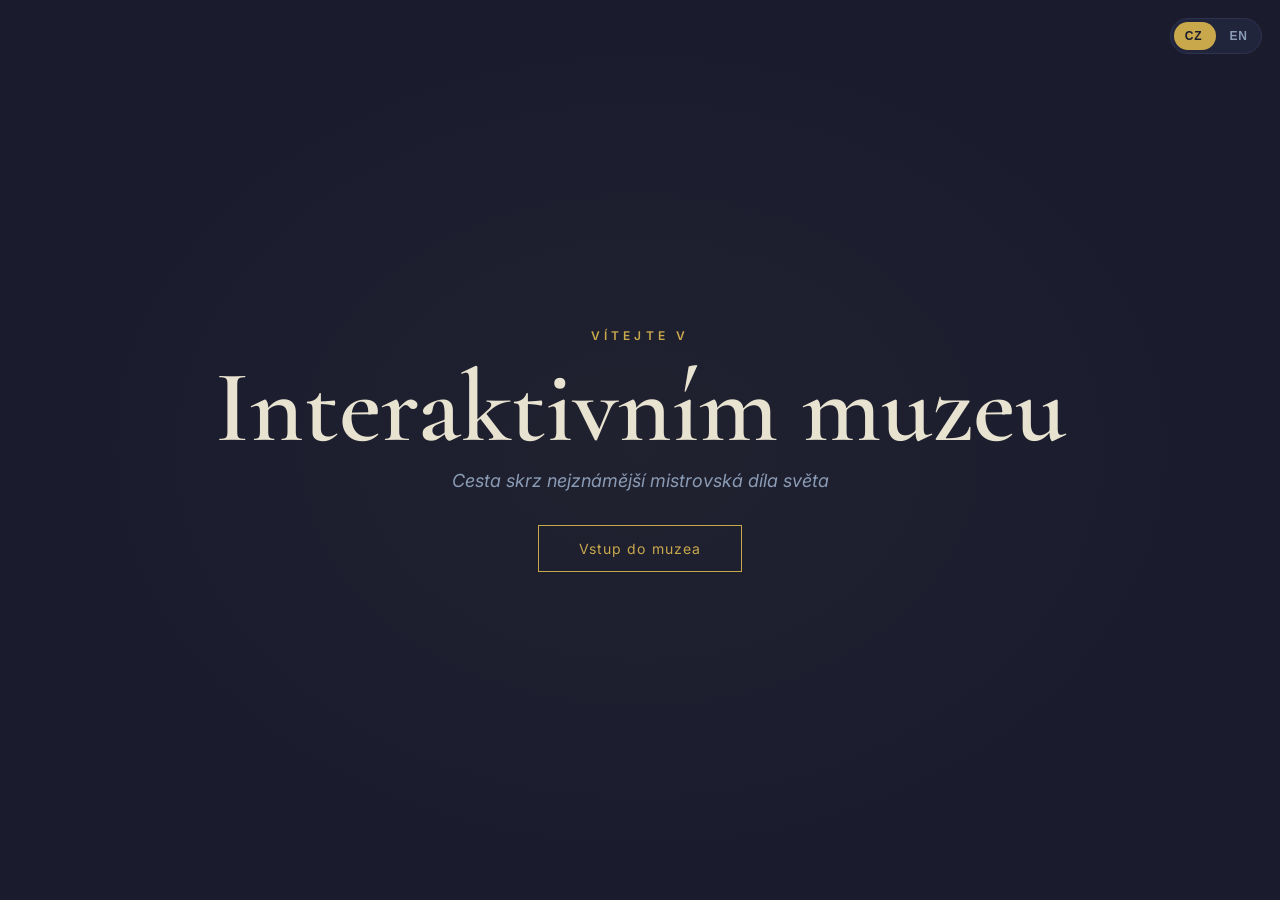
<file: index.html>
<!DOCTYPE html>
<html lang="cs">
<head>
  <meta charset="UTF-8" />
  <meta name="viewport" content="width=device-width, initial-scale=1.0" />
  <title>Interactive Museum</title>
  <link rel="shortcut icon" href="images/kurzorStetec.png" type="image/x-icon">
  <link rel="preconnect" href="https://fonts.googleapis.com" />
  <link rel="preconnect" href="https://fonts.gstatic.com" crossorigin />
  <link href="https://fonts.googleapis.com/css2?family=Cormorant+Garamond:wght@400;500;600;700&family=Inter:wght@300;400;500;600&display=swap" rel="stylesheet" />
  <style>
    :root {
      --bg: #1A1C2E;
      --surface: #242840;
      --border: #2E3250;
      --gold: #C9A84C;
      --text: #E8E2D0;
      --secondary: #8A9BB5;
      --muted: #4A5570;
    } 

    * {
      box-sizing: border-box;
      margin: 0;
      padding: 0;
    }

    body {
      min-height: 100vh;
      background: radial-gradient(ellipse 800px 600px at 50% 50%, rgba(201,168,76,0.04) 0%, transparent 70%), var(--bg);
      color: var(--text);
      font-family: "Inter", sans-serif;
      overflow: hidden;
    }

    .lang-toggle {
      position: fixed;
      top: 18px;
      right: 18px;
      z-index: 20;
      width: 92px;
      height: 36px;
      border: 1px solid var(--border);
      border-radius: 999px;
      background: rgba(36, 40, 64, 0.75);
      color: var(--text);
      padding: 0;
      cursor: pointer;
      transition: border-color 0.25s ease;
      display: flex;
      align-items: center;
      justify-content: space-between;
      overflow: hidden;
    }

    .lang-toggle:hover {
      border-color: var(--gold);
    }

    .lang-thumb {
      position: absolute;
      top: 3px;
      left: 3px;
      width: 42px;
      height: 28px;
      border-radius: 999px;
      background: var(--gold);
      transition: transform 0.28s ease;
    }

    .lang-toggle.is-en .lang-thumb {
      transform: translateX(44px);
    }

    .lang-option {
      position: relative;
      z-index: 1;
      width: 46px;
      text-align: center;
      font-size: 12px;
      letter-spacing: 0.06em;
      font-weight: 600;
      color: var(--secondary);
      transition: color 0.2s ease;
      user-select: none;
      pointer-events: none;
    }

    .lang-toggle:not(.is-en) .lang-option.cz,
    .lang-toggle.is-en .lang-option.en {
      color: var(--bg);
    }

    #hero {
      min-height: 100vh;
      display: grid;
      place-items: center;
      text-align: center;
      padding: 30px 20px;
      position: relative;
    }

    .hero-content {
      transition: transform 0.9s ease, filter 0.9s ease, opacity 0.9s ease;
    }

    .hero-content.intro-start {
      transform: translateY(-50px);
      filter: blur(12px);
      opacity: 0;
    }

    .hero-content.exit {
      transform: translateY(-50px);
      filter: blur(14px);
      opacity: 0;
    }

    .overline {
      color: var(--gold);
      letter-spacing: 0.35em;
      font-size: 12px;
      font-weight: 600;
      margin-bottom: 16px;
      text-transform: uppercase;
    }

    h1 {
      font-family: "Cormorant Garamond", serif;
      font-size: clamp(56px, 8vw, 110px);
      line-height: 0.95;
      color: var(--text);
      margin-bottom: 14px;
      font-weight: 600;
    }

    .subtitle {
      color: var(--secondary);
      font-size: 18px;
      font-style: italic;
      margin-bottom: 34px;
    }

    #enterBtn {
      border: 1px solid var(--gold);
      color: var(--gold);
      background: transparent;
      padding: 14px 40px;
      font-size: 14px;
      letter-spacing: 0.08em;
      cursor: pointer;
      transition: background 0.3s ease, color 0.3s ease;
      font-family: "Inter", sans-serif;
    }

    #enterBtn:hover {
      background: var(--gold);
      color: var(--bg);
    }

    @media (max-width: 768px) {
      body {
        overflow-y: auto;
      }

      .lang-toggle {
        top: 14px;
        right: 14px;
        width: 86px;
        height: 34px;
      }

      .lang-thumb {
        width: 39px;
        height: 26px;
      }

      .lang-toggle.is-en .lang-thumb {
        transform: translateX(41px);
      }

      .lang-option {
        width: 43px;
        font-size: 11px;
      }

      #hero {
        min-height: 100svh;
        padding: 80px 20px 36px;
      }

      .hero-content {
        width: min(100%, 420px);
      }

      .overline {
        font-size: 11px;
        letter-spacing: 0.22em;
        margin-bottom: 12px;
      }

      h1 {
        font-size: clamp(42px, 15vw, 72px);
        margin-bottom: 12px;
      }

      .subtitle {
        font-size: 15px;
        line-height: 1.5;
        margin-bottom: 28px;
      }

      #enterBtn {
        width: 100%;
        max-width: 280px;
        padding: 14px 24px;
      }
    }

    @media (max-width: 420px) {
      #hero {
        padding-inline: 16px;
      }

      h1 {
        font-size: clamp(38px, 14vw, 60px);
      }

      .subtitle {
        font-size: 14px;
      }

      #enterBtn {
        max-width: 100%;
      }
    }
  </style>
</head>
<body>
  <button id="langToggle" class="lang-toggle" type="button" aria-label="Switch language CZ/EN">
    <span class="lang-thumb" aria-hidden="true"></span>
    <span class="lang-option cz">CZ</span>
    <span class="lang-option en">EN</span>
  </button>

  <section id="hero">
    <div id="heroContent" class="hero-content intro-start">
      <div id="overline" class="overline">WELCOME TO</div>
      <h1 id="heroTitle">Interactive Museum</h1>
      <p id="subtitle" class="subtitle">A journey through the world's most famous masterpieces</p>
      <button id="enterBtn" type="button">Vstup do muzea</button>
    </div>
  </section>

  <script>
    const LANG_KEY = "museumLang";

    const texts = {
      cz: {
        overline: "VÍTEJTE V",
        title: "Interaktivním muzeu",
        subtitle: "Cesta skrz nejznámější mistrovská díla světa",
        cta: "Vstup do muzea"
      },
      en: {
        overline: "WELCOME TO",
        title: "Interactive Museum",
        subtitle: "A journey through the world's most famous masterpieces",
        cta: "Enter the Gallery"
      }
    };

    let currentLang = localStorage.getItem(LANG_KEY) === "en" ? "en" : "cz";

    const overlineEl = document.getElementById("overline");
    const titleEl = document.getElementById("heroTitle");
    const subtitleEl = document.getElementById("subtitle");
    const enterBtn = document.getElementById("enterBtn");
    const langToggle = document.getElementById("langToggle");
    const heroContent = document.getElementById("heroContent");

    function syncLangToggleState() {
      langToggle.classList.toggle("is-en", currentLang === "en");
    }

    function applyLanguage(lang) {
      const t = texts[lang];
      overlineEl.textContent = t.overline;
      titleEl.textContent = t.title;
      subtitleEl.textContent = t.subtitle;
      enterBtn.textContent = t.cta;
      document.documentElement.lang = lang;
      localStorage.setItem(LANG_KEY, lang);
      syncLangToggleState();
    }

    langToggle.addEventListener("click", () => {
      currentLang = currentLang === "cz" ? "en" : "cz";
      applyLanguage(currentLang);
    });

    window.addEventListener("load", () => {
      applyLanguage(currentLang);
      setTimeout(() => {
        heroContent.classList.remove("intro-start");
      }, 350);
    });

    enterBtn.addEventListener("click", () => {
      enterBtn.disabled = true;
      localStorage.setItem("audioAllowed", "yes");
      heroContent.classList.add("exit");
      setTimeout(() => {
        window.location.href = "index_mistnost.html";
      }, 900);
    });
  </script>
</body>
</html>
</file>
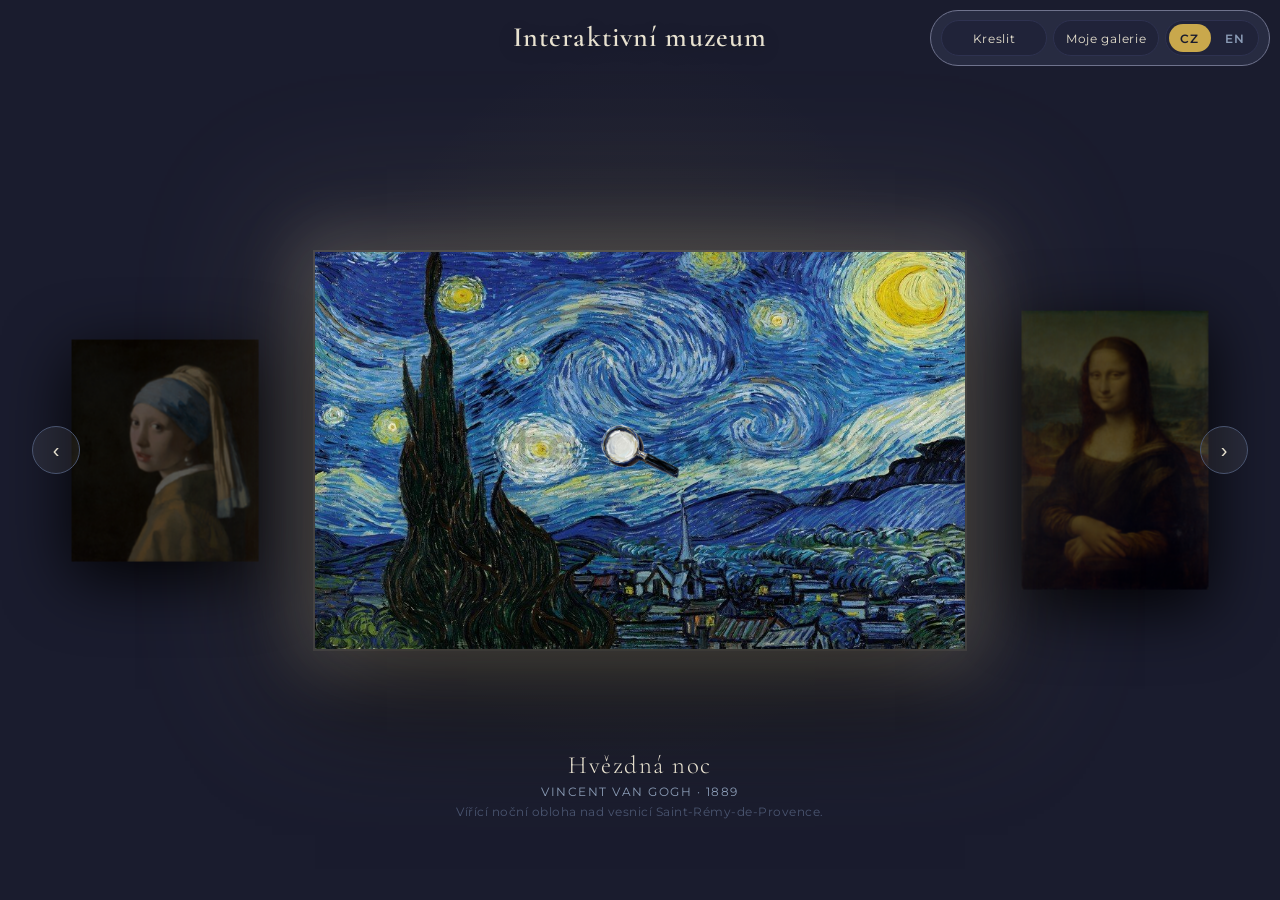
<file: index_mistnost.html>
<!DOCTYPE html>
<html lang="en">
<head>
  <meta charset="UTF-8" />
  <meta name="viewport" content="width=device-width, initial-scale=1.0" />
  <title>Museum Gallery</title>
  <link rel="shortcut icon" href="images/kurzorStetec.png" type="image/x-icon">
  <link rel="stylesheet" href="style2.css">
  <link rel="preconnect" href="https://fonts.googleapis.com" />
  <link rel="preconnect" href="https://fonts.gstatic.com" crossorigin />
  <link href="https://fonts.googleapis.com/css2?family=Cormorant+Garamond:ital,wght@0,300;0,400;1,300;1,400&family=Montserrat:wght@300;400&display=swap" rel="stylesheet" />
</head>
<body>
  <div id="roomTitle" class="room-title">Interactive Museum</div>
  <img id="kurzor" src="./images/lupaKursor.png" alt="kurzor">
    <div id="obal_nav">
      <button onclick="window.location.href='editace.html'" class="kreslit">Kreslit</button>
      <button onclick="window.location.href='my_gallery.html'" class="moje-galerie">Moje galerie</button>
      <button id="langToggle" class="lang-toggle" type="button" aria-label="Switch language CZ/EN">
        <span class="lang-thumb" aria-hidden="true"></span>
        <span class="lang-option cz">CZ</span>
        <span class="lang-option en">EN</span>
      </button>
    </div>


<div id="wall">

  <button class="arrow" id="btn-left">&#8249;</button>
  <button class="arrow" id="btn-right">&#8250;</button>

  <div id="stage">
    <!-- frames injected by JS -->
  </div>

  <div id="info-panel">
    <div id="info-title"></div>
    <div id="info-artist"></div>
    <div id="info-desc"></div>
  </div>

</div>

<script>
let backgroundBanger = new Audio("./pozadi/gildedFramesAtDusk.mp3");
backgroundBanger.volume = 0.4;
backgroundBanger.loop = true;

// Zkontrolujeme, jestli uživatel kliknul na předchozí stránce
if (localStorage.getItem("audioAllowed") === "yes") {
  backgroundBanger.play();
  // Po spuštění to smažeme, ať se to nespouští znovu při refreshi
  localStorage.removeItem("audioAllowed");
} else {
  // fallback – kdyby někdo přišel přímo na stránku
  document.addEventListener("click", () => {
    backgroundBanger.play();
  }, { once: true });
}
  const LANG_KEY = "museumLang";
  let currentLang = localStorage.getItem(LANG_KEY) === "en" ? "en" : "cz";

  const paintings = [
    {
      title: {
        cz: "Hvězdná noc",
        en: "The Starry Night"
      },
      artist: {
        cz: "Vincent van Gogh · 1889",
        en: "Vincent van Gogh · 1889"
      },
      desc: {
        cz: "Vířící noční obloha nad vesnicí Saint-Rémy-de-Provence.",
        en: "A swirling nocturnal sky above the village of Saint-Rémy-de-Provence."
      },
      url: "./art/starry_night.jpeg"
    },
    {
      title: {
        cz: "Mona Lisa",
        en: "Mona Lisa"
      },
      artist: {
        cz: "Leonardo da Vinci · cca 1503–1519",
        en: "Leonardo da Vinci · c. 1503–1519"
      },
      desc: {
        cz: "Nejnavštěvovanější a nejvíce popisované umělecké dílo na světě.",
        en: "The world's most visited and most written about work of art."
      },
      url: "./art/mona_lisa.jpg"
    },
    {
      title: {
        cz: "Poslední večeře",
        en: "The Last Supper"
      },
      artist: {
        cz: "Leonardo da Vinci · 1495–1498",
        en: "Leonardo da Vinci · 1495–1498"
      },
      desc: {
        cz: "Kristova poslední večeře s apoštoly namalovaná na stěně milánského refektáře.",
        en: "Christ's final meal with the Apostles, painted on a Milan refectory wall."
      },
      url: "./art/last_supper.jpg"
    },
    {
      title: {
        cz: "Výkřik",
        en: "The Scream"
      },
      artist: {
        cz: "Edvard Munch · 1893",
        en: "Edvard Munch · 1893"
      },
      desc: {
        cz: "Úzkostí sevřená postava pod krvavě rudou oblohou — ikona existenciálního děsu.",
        en: "An agonised figure against a blood-red sky — an icon of existential dread."
      },
      url: "./art/the_scream.jpg"
    },
    {
      title: {
        cz: "Zrození Venuše",
        en: "The Birth of Venus"
      },
      artist: {
        cz: "Sandro Botticelli · cca 1484–1486",
        en: "Sandro Botticelli · c. 1484–1486"
      },
      desc: {
        cz: "Bohyně lásky vystupuje z moře, zrozená z mořské pěny.",
        en: "The goddess of love emerges from the sea, born fully grown from seafoam."
      },
      url: "./art/venus.webp"
    },
    {
      title: {
        cz: "Dívka s perlou",
        en: "Girl with a Pearl Earring"
      },
      artist: {
        cz: "Johannes Vermeer · cca 1665",
        en: "Johannes Vermeer · c. 1665"
      },
      desc: {
        cz: "Často nazývaná „Mona Lisa severu“ pro své tiché a zářivé tajemství.",
        en: "Often called the 'Mona Lisa of the North' for its quiet, luminous mystery."
      },
      url: "./art/girl_with_earring.jpg"
    }
  ];
  const kurzor = document.getElementById('kurzor');
  document.addEventListener('mousemove', (e) => {
  kurzor.style.left = (e.clientX-15) + "px";
  kurzor.style.top = (e.clientY-20) + "px";  
  });
  // ── State ──
  // indices into paintings[] for the three visible slots
  const total = paintings.length;
  const NAV_ANIM_MS = 320;
  let centerIdx = 0;
  let leftIdx   = (centerIdx - 1 + total) % total;
  let rightIdx  = (centerIdx + 1) % total;

  let animating = false;

  const preloadedPaintings = new Set();
  function preloadPainting(idx) {
    if (preloadedPaintings.has(idx)) return;
    const preImg = new Image();
    preImg.decoding = 'async';
    preImg.src = paintings[idx].url;
    preloadedPaintings.add(idx);
  }

  paintings.forEach((_, idx) => preloadPainting(idx));

  // ── Build initial frames ──
  const stage = document.getElementById('stage');

  function applyNaturalRatio(frame, image) {
    if (!image.naturalWidth || !image.naturalHeight) return;
    const ratio = image.naturalWidth / image.naturalHeight;
    frame.style.setProperty('--ratio', ratio);
    frame.classList.toggle('landscape', ratio >= 1);
    frame.classList.toggle('portrait', ratio < 1);
  }

  function makeFrame(idx, slotClass) {
    const fr = document.createElement('div');
    fr.className = `frame ${slotClass}`;
    if (slotClass === 'slot-center' && idx === centerIdx) {
      fr.classList.add('initial-center-hidden');
    }
    fr.dataset.idx = idx;
    fr.style.setProperty('--ratio', 1);
    const img = document.createElement('img');
    img.decoding = 'async';
    img.loading = 'eager';
    img.src = paintings[idx].url;
    img.alt = paintings[idx].title[currentLang];

    img.addEventListener('load', () => {
      applyNaturalRatio(fr, img);
      requestAnimationFrame(() => {
        fr.classList.remove('initial-center-hidden');
      });
    });
    if (img.complete) {
      applyNaturalRatio(fr, img);
      requestAnimationFrame(() => {
        fr.classList.remove('initial-center-hidden');
      });
    }
    fr.appendChild(img);
    return fr;
  }

  let frameLeft   = makeFrame(leftIdx,   'slot-left');
  let frameCenter = makeFrame(centerIdx, 'slot-center');
  let frameRight  = makeFrame(rightIdx,  'slot-right');

  stage.appendChild(frameLeft);
  stage.appendChild(frameCenter);
  stage.appendChild(frameRight);

  // ── Info panel ──
  const infoPanel  = document.getElementById('info-panel');
  const infoTitle  = document.getElementById('info-title');
  const infoArtist = document.getElementById('info-artist');
  const infoDesc   = document.getElementById('info-desc');
  const langToggle = document.getElementById('langToggle');
  const roomTitle = document.getElementById('roomTitle');
  const drawBtn = document.querySelector('.kreslit');
  const myGalleryBtn = document.querySelector('.moje-galerie');

  function syncLangToggleState() {
    langToggle.classList.toggle('is-en', currentLang === 'en');
  }

  function syncNavButtonLabels() {
    if (drawBtn) {
      drawBtn.textContent = currentLang === 'en' ? 'Draw' : 'Kreslit';
    }
    if (myGalleryBtn) {
      myGalleryBtn.textContent = currentLang === 'en' ? 'My Gallery' : 'Moje galerie';
    }
    if (roomTitle) {
      roomTitle.textContent = currentLang === 'en' ? 'Interactive Museum' : 'Interaktivní muzeum';
    }
  }

  function updateInfo(idx) {
    infoPanel.classList.add('fading');
    localStorage.setItem("currentPainting", paintings[idx].url);
    const p = paintings[idx];
    localStorage.setItem("currentPainting", p.url);
    localStorage.setItem("selectedPaintingTitle", p.title[currentLang]);
    localStorage.setItem("selectedPaintingDesc", p.desc[currentLang]);
    setTimeout(() => {
      const p = paintings[idx];
      infoTitle.textContent  = p.title[currentLang];
      infoArtist.textContent = p.artist[currentLang];
      infoDesc.textContent   = p.desc[currentLang];
      document.documentElement.lang = currentLang;
      syncLangToggleState();
      syncNavButtonLabels();
      [frameLeft, frameCenter, frameRight].forEach((frame) => {
        if (!frame) return;
        const idxStr = frame.dataset.idx;
        if (idxStr === undefined) return;
        const painting = paintings[Number(idxStr)];
        const image = frame.querySelector('img');
        if (painting && image) {
          image.alt = painting.title[currentLang];
        }
      });
      infoPanel.classList.remove('fading');
    }, 400);
  }

  updateInfo(centerIdx);

  // ── Navigate ──
  function navigate(dir) {
    if (animating) return;
    animating = true;

    // next indices
    const nextCenter = (centerIdx + dir + total) % total;
    const nextLeft   = (nextCenter - 1 + total) % total;
    const nextRight  = (nextCenter + 1) % total;

    preloadPainting(nextLeft);
    preloadPainting(nextRight);

    if (dir === 1) {
      // → right: center exits left, right becomes center, new frame enters from right

      // 1. Tag current frames for transition
      frameLeft.classList.replace('slot-left', 'exit-left');
      frameCenter.classList.replace('slot-center', 'slot-left');
      frameRight.classList.replace('slot-right', 'slot-center');

      // 2. Create new right frame, start off-screen
      const newRight = makeFrame(nextRight, 'enter-from-right');
      stage.appendChild(newRight);
      requestAnimationFrame(() => {
        requestAnimationFrame(() => {
          newRight.classList.replace('enter-from-right', 'slot-right');
        });
      });

      // 3. After transition, remove exited frame and swap refs
      setTimeout(() => {
        frameLeft.remove();
        frameLeft   = frameCenter;
        frameCenter = frameRight;
        frameRight  = newRight;
        centerIdx   = nextCenter;
        leftIdx     = nextLeft;
        rightIdx    = nextRight;
        updateInfo(centerIdx);
        animating = false;
      }, NAV_ANIM_MS);

    } else {
      // ← left: center exits right, left becomes center, new frame enters from left

      frameRight.classList.replace('slot-right', 'exit-right');
      frameCenter.classList.replace('slot-center', 'slot-right');
      frameLeft.classList.replace('slot-left', 'slot-center');

      const newLeft = makeFrame(nextLeft, 'enter-from-left');
      stage.prepend(newLeft);
      requestAnimationFrame(() => {
        requestAnimationFrame(() => {
          newLeft.classList.replace('enter-from-left', 'slot-left');
        });
      });

      setTimeout(() => {
        frameRight.remove();
        frameRight  = frameCenter;
        frameCenter = frameLeft;
        frameLeft   = newLeft;
        centerIdx   = nextCenter;
        leftIdx     = nextLeft;
        rightIdx    = nextRight;
        updateInfo(centerIdx);
        animating = false;
      }, NAV_ANIM_MS);
    }
  }

  document.getElementById('btn-left').addEventListener('click',  () => navigate(-1));
  document.getElementById('btn-right').addEventListener('click', () => navigate(1));

  langToggle.addEventListener('click', () => {
    currentLang = currentLang === 'cz' ? 'en' : 'cz';
    localStorage.setItem(LANG_KEY, currentLang);
    updateInfo(centerIdx);
  });

  // Keyboard support
  document.addEventListener('keydown', e => {
    if (e.key === 'ArrowRight') navigate(1);
    if (e.key === 'ArrowLeft')  navigate(-1);
  });
</script>
</body>
</html>
</file>
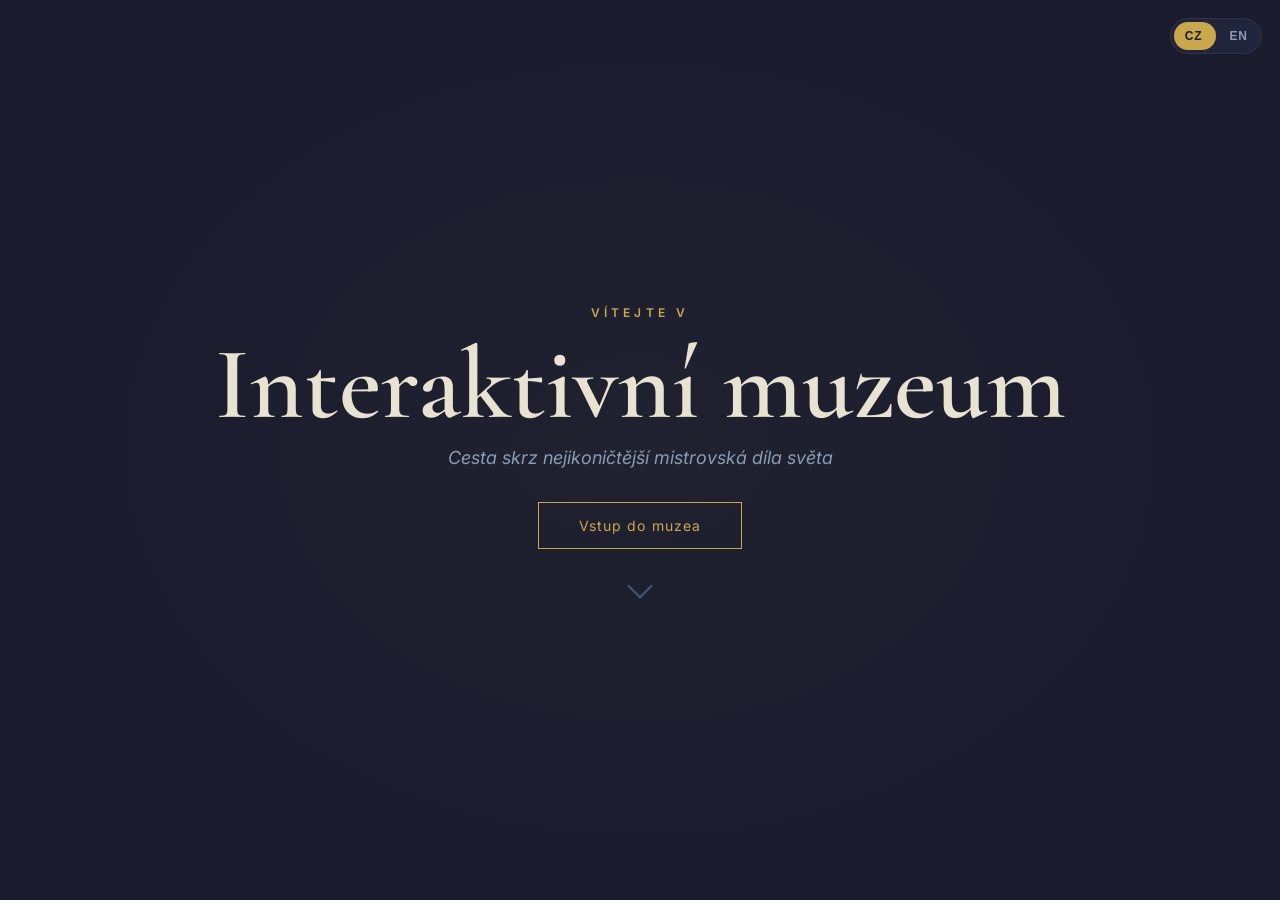
<file: index_uvodni.html>
<!DOCTYPE html>
<html lang="cs">
<head>
  <meta charset="UTF-8" />
  <meta name="viewport" content="width=device-width, initial-scale=1.0" />
  <title>Interactive Museum</title>
  <link rel="preconnect" href="https://fonts.googleapis.com" />
  <link rel="preconnect" href="https://fonts.gstatic.com" crossorigin />
  <link href="https://fonts.googleapis.com/css2?family=Cormorant+Garamond:wght@400;500;600;700&family=Inter:wght@300;400;500;600&display=swap" rel="stylesheet" />
  <style>
    :root {
      --bg: #1A1C2E;
      --surface: #242840;
      --border: #2E3250;
      --gold: #C9A84C;
      --text: #E8E2D0;
      --secondary: #8A9BB5;
      --muted: #4A5570;
    } 

    * {
      box-sizing: border-box;
      margin: 0;
      padding: 0;
    }

    body {
      min-height: 100vh;
      background: radial-gradient(ellipse 800px 600px at 50% 50%, rgba(201,168,76,0.04) 0%, transparent 70%), var(--bg);
      color: var(--text);
      font-family: "Inter", sans-serif;
      overflow: hidden;
    }

    .lang-toggle {
      position: fixed;
      top: 18px;
      right: 18px;
      z-index: 20;
      width: 92px;
      height: 36px;
      border: 1px solid var(--border);
      border-radius: 999px;
      background: rgba(36, 40, 64, 0.75);
      color: var(--text);
      padding: 0;
      cursor: pointer;
      transition: border-color 0.25s ease;
      display: flex;
      align-items: center;
      justify-content: space-between;
      overflow: hidden;
    }

    .lang-toggle:hover {
      border-color: var(--gold);
    }

    .lang-thumb {
      position: absolute;
      top: 3px;
      left: 3px;
      width: 42px;
      height: 28px;
      border-radius: 999px;
      background: var(--gold);
      transition: transform 0.28s ease;
    }

    .lang-toggle.is-en .lang-thumb {
      transform: translateX(44px);
    }

    .lang-option {
      position: relative;
      z-index: 1;
      width: 46px;
      text-align: center;
      font-size: 12px;
      letter-spacing: 0.06em;
      font-weight: 600;
      color: var(--secondary);
      transition: color 0.2s ease;
      user-select: none;
      pointer-events: none;
    }

    .lang-toggle:not(.is-en) .lang-option.cz,
    .lang-toggle.is-en .lang-option.en {
      color: var(--bg);
    }

    #hero {
      min-height: 100vh;
      display: grid;
      place-items: center;
      text-align: center;
      padding: 30px 20px;
      position: relative;
    }

    .hero-content {
      transition: transform 0.9s ease, filter 0.9s ease, opacity 0.9s ease;
    }

    .hero-content.intro-start {
      transform: translateY(-50px);
      filter: blur(12px);
      opacity: 0;
    }

    .hero-content.exit {
      transform: translateY(-50px);
      filter: blur(14px);
      opacity: 0;
    }

    .overline {
      color: var(--gold);
      letter-spacing: 0.35em;
      font-size: 12px;
      font-weight: 600;
      margin-bottom: 16px;
      text-transform: uppercase;
    }

    h1 {
      font-family: "Cormorant Garamond", serif;
      font-size: clamp(56px, 8vw, 110px);
      line-height: 0.95;
      color: var(--text);
      margin-bottom: 14px;
      font-weight: 600;
    }

    .subtitle {
      color: var(--secondary);
      font-size: 18px;
      font-style: italic;
      margin-bottom: 34px;
    }

    #enterBtn {
      border: 1px solid var(--gold);
      color: var(--gold);
      background: transparent;
      padding: 14px 40px;
      font-size: 14px;
      letter-spacing: 0.08em;
      cursor: pointer;
      transition: background 0.3s ease, color 0.3s ease;
      font-family: "Inter", sans-serif;
    }

    #enterBtn:hover {
      background: var(--gold);
      color: var(--bg);
    }

    .scroll-indicator {
      width: 18px;
      height: 18px;
      border-right: 2px solid var(--muted);
      border-bottom: 2px solid var(--muted);
      transform: rotate(45deg);
      margin: 28px auto 0;
      animation: bounceDown 2s ease-in-out infinite;
    }

    @keyframes bounceDown {
      0%, 100% { transform: rotate(45deg) translate(0, 0); opacity: 0.7; }
      50% { transform: rotate(45deg) translate(8px, 8px); opacity: 1; }
    }
  </style>
</head>
<body>
  <button id="langToggle" class="lang-toggle" type="button" aria-label="Switch language CZ/EN">
    <span class="lang-thumb" aria-hidden="true"></span>
    <span class="lang-option cz">CZ</span>
    <span class="lang-option en">EN</span>
  </button>

  <section id="hero">
    <div id="heroContent" class="hero-content intro-start">
      <div id="overline" class="overline">WELCOME TO</div>
      <h1 id="heroTitle">Interactive Museum</h1>
      <p id="subtitle" class="subtitle">A journey through the world's most iconic masterpieces</p>
      <button id="enterBtn" type="button">Vstup do muzea</button>
      <div class="scroll-indicator" aria-hidden="true"></div>
    </div>
  </section>

  <script>
    const LANG_KEY = "museumLang";

    const texts = {
      cz: {
        overline: "VÍTEJTE V",
        title: "Interaktivní muzeum",
        subtitle: "Cesta skrz nejikoničtější mistrovská díla světa",
        cta: "Vstup do muzea"
      },
      en: {
        overline: "WELCOME TO",
        title: "Interactive Museum",
        subtitle: "A journey through the world's most iconic masterpieces",
        cta: "Enter the Gallery"
      }
    };

    let currentLang = localStorage.getItem(LANG_KEY) === "en" ? "en" : "cz";

    const overlineEl = document.getElementById("overline");
    const titleEl = document.getElementById("heroTitle");
    const subtitleEl = document.getElementById("subtitle");
    const enterBtn = document.getElementById("enterBtn");
    const langToggle = document.getElementById("langToggle");
    const heroContent = document.getElementById("heroContent");

    function syncLangToggleState() {
      langToggle.classList.toggle("is-en", currentLang === "en");
    }

    function applyLanguage(lang) {
      const t = texts[lang];
      overlineEl.textContent = t.overline;
      titleEl.textContent = t.title;
      subtitleEl.textContent = t.subtitle;
      enterBtn.textContent = t.cta;
      document.documentElement.lang = lang;
      localStorage.setItem(LANG_KEY, lang);
      syncLangToggleState();
    }

    langToggle.addEventListener("click", () => {
      currentLang = currentLang === "cz" ? "en" : "cz";
      applyLanguage(currentLang);
    });

    window.addEventListener("load", () => {
      applyLanguage(currentLang);
      setTimeout(() => {
        heroContent.classList.remove("intro-start");
      }, 350);
    });

    enterBtn.addEventListener("click", () => {
      enterBtn.disabled = true;
      localStorage.setItem("audioAllowed", "yes");
      heroContent.classList.add("exit");
      setTimeout(() => {
        window.location.href = "index_mistnost.html";
      }, 900);
    });
  </script>
</body>
</html>
</file>
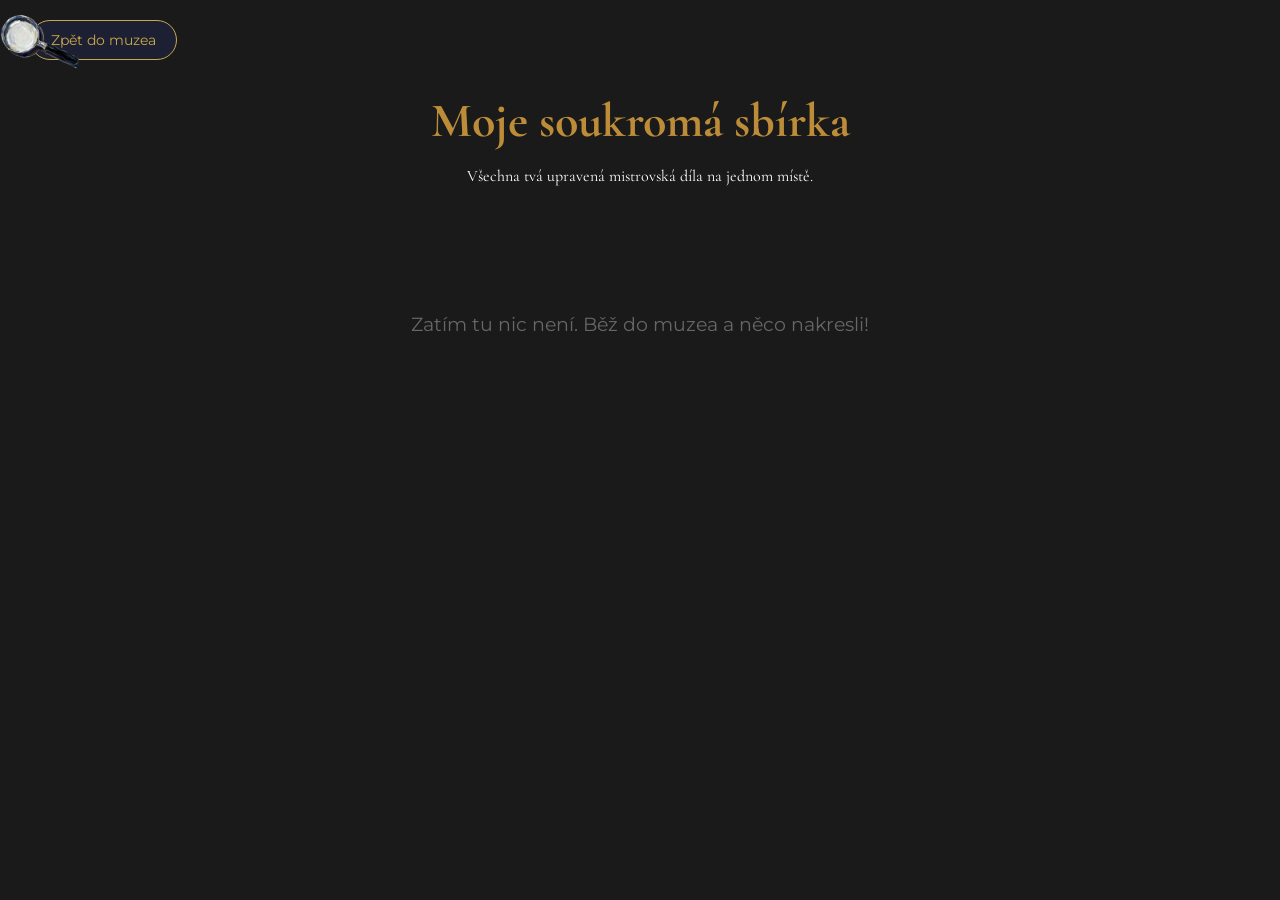
<file: my_gallery.html>
<!DOCTYPE html>
<html lang="cs">
<head>
    <meta charset="UTF-8">
    <meta name="viewport" content="width=device-width, initial-scale=1.0">
    <title>My gallery</title>
    <link rel="shortcut icon" href="images/kurzorStetec.png" type="image/x-icon">
    <link rel="stylesheet" href="style_mygallery.css">
    <link href="https://fonts.googleapis.com/css2?family=Cormorant+Garamond:ital,wght@0,300;0,400;1,300;1,400&family=Montserrat:wght@300;400&display=swap" rel="stylesheet" />
</head>
<body>
    <img id="kurzorr" src="./images/lupaKursor.png" alt="kurzor">
    <div id="obal_nav">
        <button onclick="window.location.href='index_mistnost.html'" class="zpet-btn">Zpět do muzea</button>
    </div>

    <header>
        <h1>Moje soukromá sbírka</h1>
        <p>Všechna tvá upravená mistrovská díla na jednom místě.</p>
    </header>

    <div id="gallery-grid">
        </div>

    <script src="script_mygallery.js"></script>
</body>
</html>
</file>
<file: style2.css>
*, *::before, *::after { box-sizing: border-box; margin: 0; padding: 0; }

    body {
      background: #1A1C2E;
      min-height: 100vh;
      display: flex;
      flex-direction: column;
      align-items: center;
      justify-content: center;
      font-family: 'Montserrat', sans-serif;
      overflow: hidden;
      color: #E8E2D0;
    }

    .room-title {
      font-family: 'Cormorant Garamond', serif;
      font-style: normal;
      font-size: 28px;
      font-weight: 600;
      color: #E8E2D0;
      letter-spacing: 0.04em;
      position: fixed;
      top: 20px;
      left: 50%;
      transform: translateX(-50%);
      z-index: 100;
      text-shadow: 0 4px 18px rgba(0, 0, 0, 0.28);
    }

    .lang-toggle {
      position: relative;
      z-index: 25;
      width: 99px;
      height: 36px;
      border: 1px solid #2E3250;
      border-radius: 999px;
      background: rgba(31, 34, 54, 0.75);
      color: #E8E2D0;
      padding: 0;
      cursor: pointer;
      transition: border-color 0.25s ease;
      font-family: 'Montserrat', sans-serif;
      display: flex;
      align-items: center;
      justify-content: space-between;
      overflow: hidden;
    }

    .lang-toggle:hover {
      border-color: #C9A84C;
    }

    .lang-thumb {
      position: absolute;
      top: 3px;
      left: 3px;
      width: 42px;
      height: 28px;
      border-radius: 999px;
      background: #C9A84C;
      transition: transform 0.28s ease;
    }

    .lang-toggle.is-en .lang-thumb {
      transform: translateX(44px);
    }

    .lang-option {
      position: relative;
      z-index: 1;
      width: 46px;
      text-align: center;
      font-size: 12px;
      letter-spacing: 0.06em;
      font-weight: 600;
      color: #8A9BB5;
      transition: color 0.2s ease;
      user-select: none;
      pointer-events: none;
    }

    .lang-toggle:not(.is-en) .lang-option.cz,
    .lang-toggle.is-en .lang-option.en {
      color: #1A1C2E;
    }
    .kreslit,
    .moje-galerie {
      position: relative;
      z-index: 25;
      width: 112px;
      height: 36px;
      border: 1px solid #2E3250;
      border-radius: 999px;
      background: rgba(31, 34, 54, 0.75);
      color: #E8E2D0;
      padding: 0;
      font-size: 12px;
      letter-spacing: 0.06em;
      cursor: pointer;
      transition: border-color 0.25s ease;
      font-family: 'Montserrat', sans-serif;
    }

    .kreslit:hover,
    .moje-galerie:hover {
      border-color: #C9A84C;
    }
    /* ── Wall ── */
    #wall {
      position: relative;
      width: 100vw;
      height: 100vh;
      display: flex;
      align-items: center;
      justify-content: center;
      background: radial-gradient(ellipse 420px 520px at 50% 45%, rgba(201,168,76,0.08) 0%, transparent 70%), #1A1C2E;
      transition: background 0.55s cubic-bezier(0.77,0,0.175,1);
    }

    /* ── Stage (the three visible frames) ── */
    #stage {
      position: relative;
      display: flex;
      align-items: center;
      justify-content: center;
      gap: 40px;
      height: 100vh;
    }

    /* ── Frame base ── */
    .frame {
      position: relative;
      --ratio: 1;
      flex-shrink: 0;
      aspect-ratio: var(--ratio);
      border: none;
      box-shadow: 0 20px 80px rgba(0,0,0,0.95);
      background: transparent;
      overflow: hidden;
      cursor: none;
      will-change: transform, opacity, filter, width;
      transition:
        transform 0.32s cubic-bezier(0.77,0,0.175,1),
        opacity 0.32s cubic-bezier(0.77,0,0.175,1),
        filter 0.32s cubic-bezier(0.77,0,0.175,1),
        width 0.32s cubic-bezier(0.77,0,0.175,1);
    }

    .frame.initial-center-hidden {
      background: rgba(20, 22, 36, 0.92);
      box-shadow:
        0 0 60px 20px  rgba(255, 245, 210, 0.18),
        0 0 140px 60px rgba(255, 235, 180, 0.08),
        0 40px 120px   rgba(0, 0, 0, 0.95),
        0 0 0 2px      rgba(255, 245, 210, 0.12);
    }

    .frame.initial-center-hidden img {
      opacity: 0;
    }

    .frame img {
      display: block;
      width: 100%;
      height: 100%;
      object-fit: contain;
      transition: opacity 0.32s cubic-bezier(0.77,0,0.175,1), filter 0.32s cubic-bezier(0.77,0,0.175,1);
      pointer-events: none;
      user-select: none;
    }

    /* ── Slot states ── */
    .frame.slot-center {
      width: 380px;
      max-width: 720px;
      transform: scale(1) translateX(0);
      filter: brightness(1) blur(0px);
      z-index: 3;
      box-shadow:
        0 0 60px 20px  rgba(255, 245, 210, 0.18),
        0 0 140px 60px rgba(255, 235, 180, 0.08),
        0 40px 120px   rgba(0, 0, 0, 0.95),
        0 0 0 2px      rgba(255, 245, 210, 0.12);
    }

    .frame.slot-left {
      width: 220px;
      max-width: 360px;
      transform: scale(0.85) translateX(0);
      filter: brightness(0.35);
      z-index: 2;
    }

    .frame.slot-right {
      width: 220px;
      max-width: 360px;
      transform: scale(0.85) translateX(0);
      filter: brightness(0.35);
      z-index: 2;
    }

    .frame.landscape.slot-center {
      width: 650px;
      max-width: 78vw;
    }

    .frame.landscape.slot-left,
    .frame.landscape.slot-right {
      width: 320px;
      max-width: 30vw;
    }

    /* ── Off-screen states (for wrap animation) ── */
    .frame.exit-left {
      width: 220px;
      max-width: 360px;
      transform: scale(0.7) translateX(-120px);
      opacity: 0;
      filter: brightness(0.1);
      box-shadow: 0 20px 80px rgba(0,0,0,0.95);
      pointer-events: none;
    }

    .frame.exit-right {
      width: 220px;
      max-width: 360px;
      transform: scale(0.7) translateX(120px);
      opacity: 0;
      filter: brightness(0.1);
      box-shadow: 0 20px 80px rgba(0,0,0,0.95);
      pointer-events: none;
    }

    .frame.enter-from-right {
      width: 220px;
      max-width: 360px;
      transform: scale(0.7) translateX(120px);
      opacity: 0;
      filter: brightness(0.1);
      box-shadow: 0 20px 80px rgba(0,0,0,0.95);
      pointer-events: none;
    }

    .frame.enter-from-left {
      width: 220px;
      max-width: 360px;
      transform: scale(0.7) translateX(-120px);
      opacity: 0;
      filter: brightness(0.1);
      box-shadow: 0 20px 80px rgba(0,0,0,0.95);
      pointer-events: none;
    }

    .frame.landscape.exit-left,
    .frame.landscape.exit-right,
    .frame.landscape.enter-from-right,
    .frame.landscape.enter-from-left {
      width: 320px;
      max-width: 30vw;
    }

    /* ── Arrows ── */
    .arrow {
      position: absolute;
      top: 50%;
      transform: translateY(-50%);
      z-index: 10;
      width: 48px;
      height: 48px;
      border-radius: 50%;
      border: 1px solid #4A5570;
      background: rgba(255,255,255,0.07);
      color: #E8E2D0;
      font-size: 20px;
      cursor: pointer;
      display: flex;
      align-items: center;
      justify-content: center;
      transition: border-color 0.3s, color 0.3s, background 0.3s;
      user-select: none;
    }

    .arrow:hover {
      border-color: #C9A84C;
      color: #C9A84C;
      background: rgba(201,168,76,0.08);
    }

    #btn-left  { left: 32px; }
    #btn-right { right: 32px; }

    /* ── Info panel ── */
    #info-panel {
      position: absolute;
      bottom: 9%;
      left: 50%;
      transform: translateX(-50%);
      text-align: center;
      z-index: 10;
      transition: opacity 0.3s ease;
    }

    #info-panel.fading { opacity: 0; }

    #info-title {
      font-family: 'Cormorant Garamond', serif;
      font-size: 1.55rem;
      font-weight: 300;
      letter-spacing: 0.06em;
      color: #E8E2D0;
      margin-bottom: 4px;
    }

    #info-artist {
      font-size: 0.78rem;
      letter-spacing: 0.12em;
      text-transform: uppercase;
      color: #8A9BB5;
      margin-bottom: 6px;
    }

    #info-desc {
      font-size: 0.74rem;
      color: #4A5570;
      letter-spacing: 0.04em;
    }
#obal_nav{
    position: fixed;
  top: 10px;
  right: 10px;
    z-index: 25;
  width: 340px;
  height: 56px;
    border: 1px solid #6f738d;
    border-radius: 999px;
    background: rgba(45, 49, 73, 0.75);
    color: #8A9BB5;
  display: flex;
  align-items: center;
  justify-content: space-between;
  padding: 0 10px;
  gap: 6px;
}
#kurzor {
  position: fixed;
  pointer-events: none;
  z-index: 9999;
  width: 80px; /* velikost kurzoru */
}
body, button, #obal_nav, .arrow, #langToggle, .kreslit, .moje-galerie {
  cursor: none !important;
}

@media (max-width: 900px) {
  body {
    overflow-x: hidden;
  }

  .room-title {
    top: 72px;
    font-size: 22px;
    text-align: center;
    width: calc(100vw - 32px);
  }

  #obal_nav {
    top: 12px;
    left: 50%;
    right: auto;
    transform: translateX(-50%);
    width: min(calc(100vw - 24px), 340px);
    height: auto;
    padding: 8px;
    display: grid;
    grid-template-columns: 1fr 1fr auto;
    gap: 6px;
  }

  .kreslit,
  .moje-galerie {
    width: 100%;
    min-width: 0;
    font-size: 11px;
    height: 34px;
    padding: 0 10px;
  }

  .lang-toggle {
    width: 86px;
    height: 34px;
    justify-self: end;
  }

  .lang-thumb {
    width: 39px;
    height: 26px;
  }

  .lang-toggle.is-en .lang-thumb {
    transform: translateX(41px);
  }

  .lang-option {
    width: 43px;
    font-size: 11px;
  }

  #wall {
    min-height: 100svh;
    padding: 132px 12px 140px;
    align-items: flex-start;
  }

  #stage {
    width: 100%;
    height: auto;
    min-height: 52vh;
    gap: 14px;
  }

  .frame.slot-center {
    width: min(58vw, 320px);
  }

  .frame.slot-left,
  .frame.slot-right,
  .frame.exit-left,
  .frame.exit-right,
  .frame.enter-from-left,
  .frame.enter-from-right {
    width: min(22vw, 120px);
    max-width: 120px;
  }

  .frame.landscape.slot-center {
    width: min(76vw, 460px);
  }

  .frame.landscape.slot-left,
  .frame.landscape.slot-right,
  .frame.landscape.exit-left,
  .frame.landscape.exit-right,
  .frame.landscape.enter-from-left,
  .frame.landscape.enter-from-right {
    width: min(28vw, 160px);
    max-width: 160px;
  }

  .arrow {
    top: auto;
    bottom: 84px;
    width: 42px;
    height: 42px;
  }

  #btn-left {
    left: 16px;
  }

  #btn-right {
    right: 16px;
  }

  #info-panel {
    bottom: 18px;
    width: calc(100vw - 92px);
    max-width: 420px;
  }

  #info-title {
    font-size: 1.28rem;
  }

  #info-artist {
    font-size: 0.72rem;
  }

  #info-desc {
    font-size: 0.72rem;
    line-height: 1.45;
  }
}

@media (max-width: 520px) {
  .room-title {
    top: 110px;
    font-size: 18px;
    letter-spacing: 0.02em;
  }

  #obal_nav {
    grid-template-columns: 1fr 1fr;
  }

  .lang-toggle {
    grid-column: 1 / -1;
    justify-self: center;
  }

  #wall {
    padding-top: 154px;
    padding-bottom: 154px;
  }

  #stage {
    gap: 8px;
  }

  .frame.slot-center {
    width: min(62vw, 270px);
  }

  .frame.landscape.slot-center {
    width: min(84vw, 360px);
  }

  .frame.slot-left,
  .frame.slot-right,
  .frame.exit-left,
  .frame.exit-right,
  .frame.enter-from-left,
  .frame.enter-from-right {
    width: min(18vw, 80px);
    max-width: 80px;
  }

  .frame.landscape.slot-left,
  .frame.landscape.slot-right,
  .frame.landscape.exit-left,
  .frame.landscape.exit-right,
  .frame.landscape.enter-from-left,
  .frame.landscape.enter-from-right {
    width: min(22vw, 110px);
    max-width: 110px;
  }

  .arrow {
    bottom: 96px;
  }

  #info-panel {
    width: calc(100vw - 64px);
  }
}

@media (hover: none), (pointer: coarse) {
  #kurzor {
    display: none;
  }

  body,
  button,
  #obal_nav,
  .arrow,
  #langToggle,
  .kreslit,
  .moje-galerie,
  .frame {
    cursor: auto !important;
  }
}
</file>
<file: style_mygallery.css>
body {
    background-color: #1a1a1a;
    color: white;
    font-family: 'Montserrat', sans-serif;
    margin: 0;
    padding: 0;
    cursor: none !important;
}

header {
    text-align: center;
    padding: 60px 20px 20px;
    font-family: 'Cormorant Garamond', serif;
}

header h1 {
    color: #bd8c38;
    font-size: 3rem;
    margin-bottom: 5px;
}

/* Navigace */
#obal_nav {
    position: fixed;
    top: 20px;
    left: 30px;
    z-index: 100;
}

.zpet-btn {
    border: 1px solid #C9A84C;
    border-radius: 999px;
    background: rgba(31, 34, 54, 0.9);
    color: #C9A84C;
    padding: 10px 20px;
    font-size: 14px;
    cursor: pointer;
    transition: all 0.3s ease;
    font-family: 'Montserrat', sans-serif;
}

.zpet-btn:hover {
    background: #C9A84C;
    color: black;
    font-weight: bold;
}

/* Mřížka pro obrazy */
#gallery-grid {
    display: grid;
    grid-template-columns: repeat(auto-fill, minmax(300px, 1fr));
    gap: 40px;
    padding: 40px;
    max-width: 1400px;
    margin: 0 auto;
}

/* Rám pro jeden obraz */
.art-card {
    background: #000;
    border: 8px solid #bd8c38;
    border-radius: 4px;
    padding: 10px;
    box-shadow: 0 10px 20px rgba(0,0,0,0.8);
    text-align: center;
    transition: transform 0.3s ease;
}

.art-card:hover {
    transform: scale(1.02);
}

.art-card img {
    max-width: 100%;
    height: auto;
    display: block;
    margin: 0 auto 15px;
}

.art-card h3 {
    margin: 10px 0 5px;
    font-family: 'Cormorant Garamond', serif;
    color: #bd8c38;
    font-size: 1.5rem;
}

.art-card p {
    margin: 0 0 15px;
    font-size: 0.8rem;
    color: #888;
}

.delete-btn {
    background: #8b0000;
    color: white;
    border: none;
    padding: 8px 15px;
    border-radius: 4px;
    cursor: pointer;
    font-family: 'Montserrat', sans-serif;
}

.delete-btn:hover {
    background: #ff0000;
}

.empty-msg {
    text-align: center;
    grid-column: 1 / -1;
    font-size: 1.2rem;
    color: #666;
    margin-top: 50px;
}
#kurzorr {
  position: fixed;
  pointer-events: none;
  z-index: 9999;
  width: 80px; /* velikost kurzoru */
}

@media (max-width: 900px) {
    #obal_nav {
        top: 14px;
        left: 50%;
        transform: translateX(-50%);
    }

    .zpet-btn {
        padding: 9px 16px;
        font-size: 13px;
    }

    header {
        padding: 84px 20px 18px;
    }

    header h1 {
        font-size: clamp(2rem, 8vw, 2.6rem);
    }

    #gallery-grid {
        grid-template-columns: repeat(auto-fill, minmax(220px, 1fr));
        gap: 24px;
        padding: 24px;
    }
}

@media (max-width: 520px) {
    header {
        padding-top: 78px;
    }

    header p {
        font-size: 0.95rem;
        line-height: 1.5;
    }

    #gallery-grid {
        grid-template-columns: 1fr;
        gap: 18px;
        padding: 16px;
    }

    .art-card {
        border-width: 6px;
        padding: 8px;
    }
}

@media (hover: none), (pointer: coarse) {
    #kurzorr {
        display: none;
    }

    body,
    .zpet-btn,
    .delete-btn {
        cursor: auto !important;
    }
}
</file>
